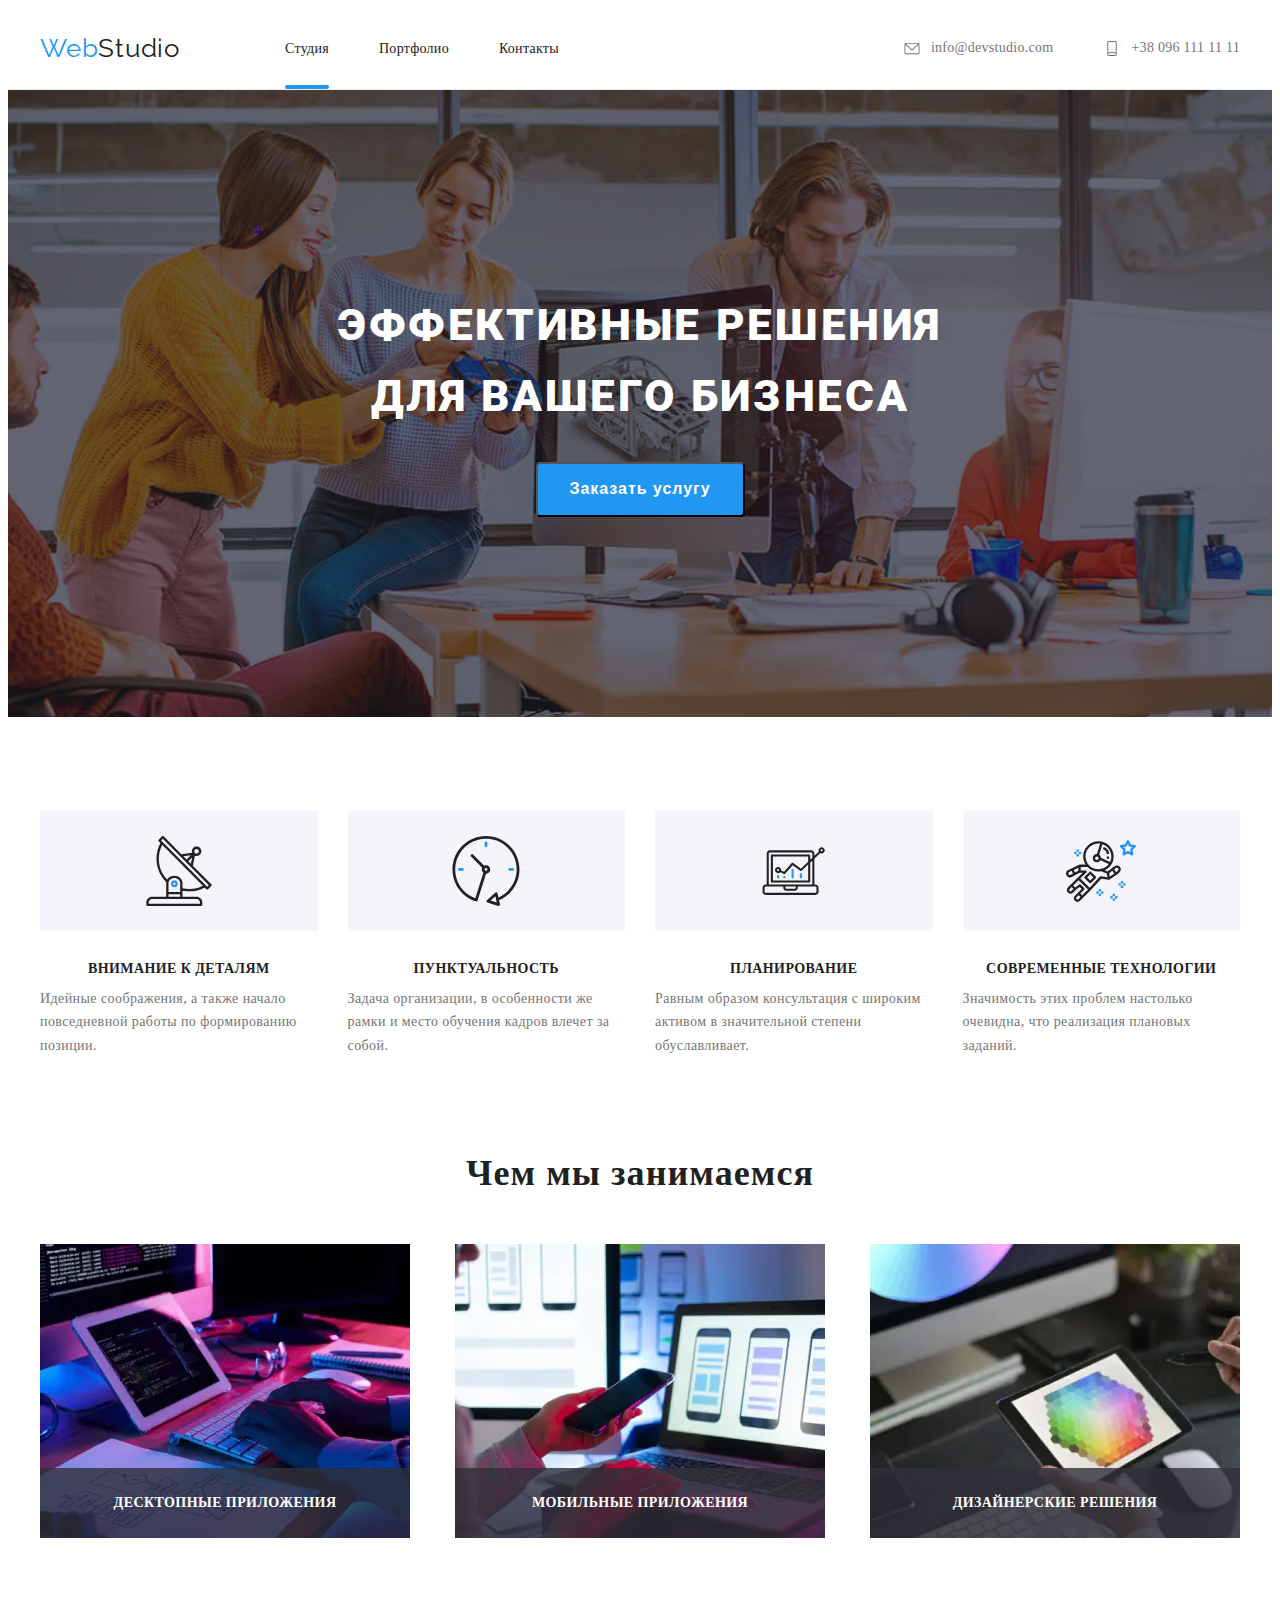
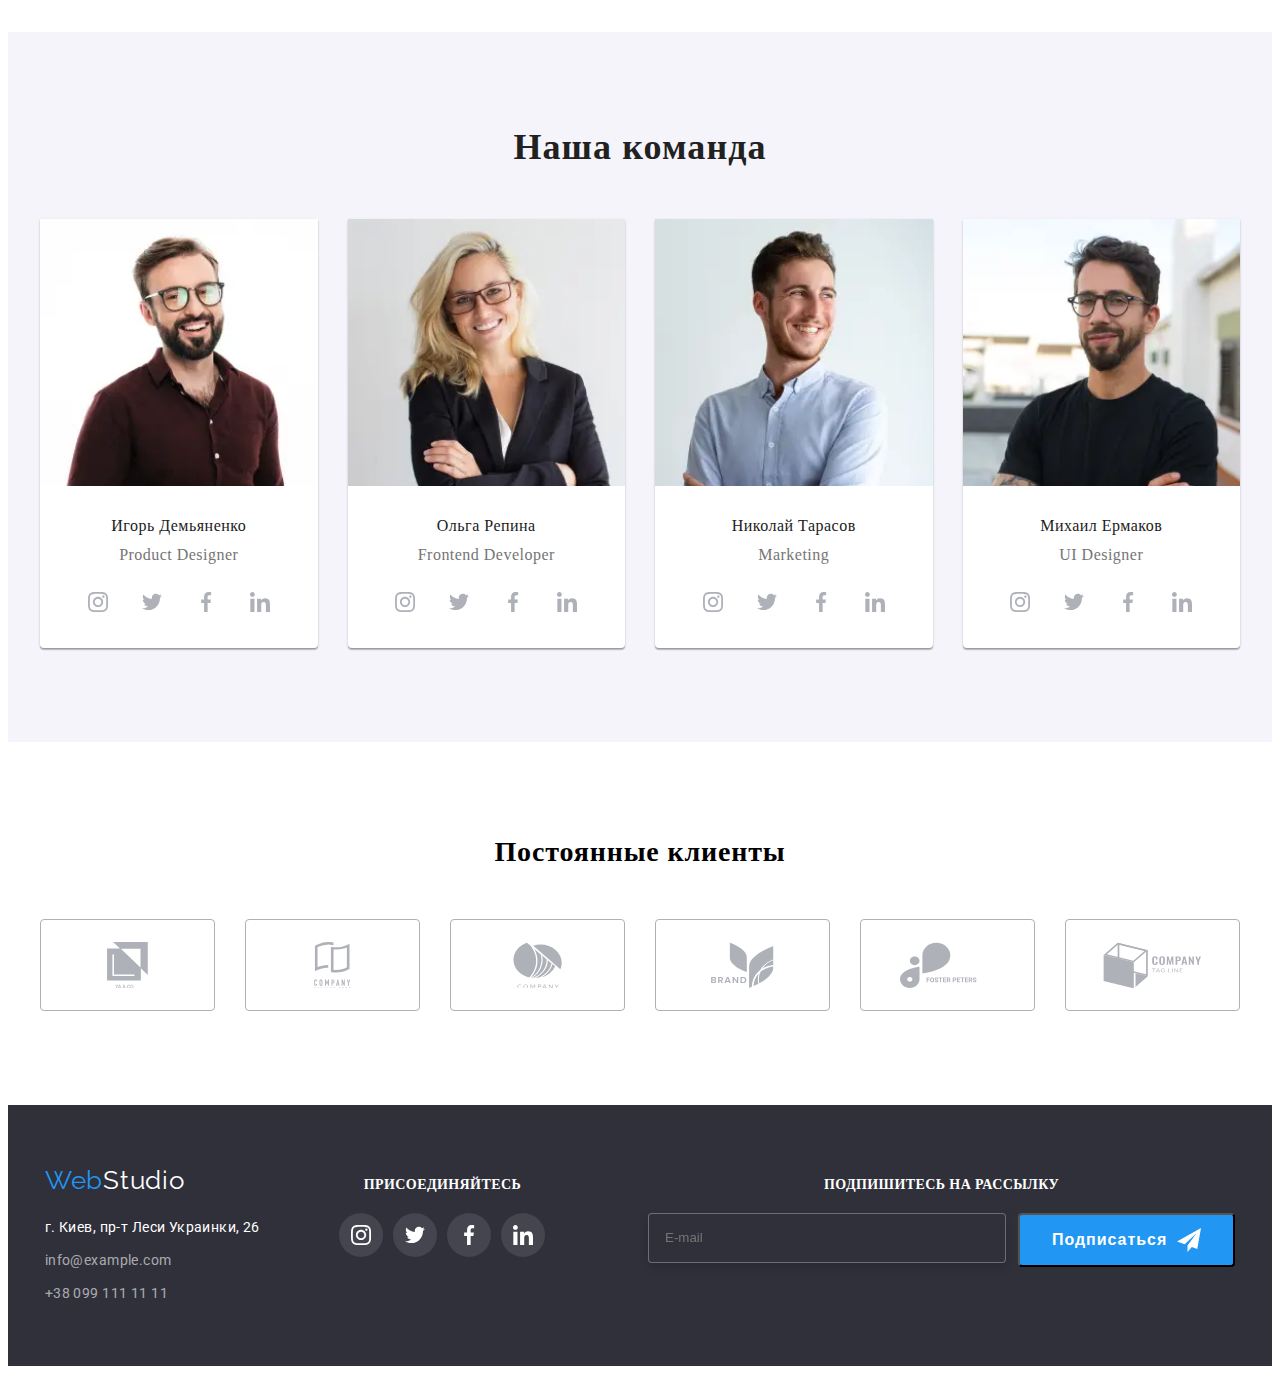
<file: index.html>
<!DOCTYPE html>
<!--Главная 3-->
<html lang="ru">
  <head>
    <meta charset="UTF-8" />
    <meta http-equiv="X-UA-Compatible" content="IE=edge" />
    <meta name="viewport" content="width=device-width, initial-scale=1.0" />
    <title>Document</title>
    <link rel="preconnect" href="https://fonts.googleapis.com" />
    <link rel="preconnect" href="https://fonts.gstatic.com" crossorigin />
    <link
      href="https://fonts.googleapis.com/css2?family=Raleway:wght@700&family=Roboto:wght@400;500;700;900&display=swap"
      rel="stylesheet"
    />
    <link
      rel="stylesheet"
      href="https://cdnjs.cloudflare.com/ajax/libs/modern-normalize/1.1.0/modern-normalize.min.css"
      integrity="sha512-wpPYUAdjBVSE4KJnH1VR1HeZfpl1ub8YT/NKx4PuQ5NmX2tKuGu6U/JRp5y+Y8XG2tV+wKQpNHVUX03MfMFn9Q=="
      crossorigin="anonymous"
      referrerpolicy="no-referrer"
    />
    <!-- <link rel="stylesheet" href="./css/style.css" /> -->
    <link rel="stylesheet" href="./css/main.min.css" />
  </head>
  <body>
    <!-- header -->
    <header class="header section">
      <div class="container header-container">
        <a href="./index.html" lang="en" class="logo link"
          >Web<span class="logo-black">Studio</span></a
        >

        <button class="header-menu-open" data-menu-open>
          <svg class="header__burger-menu">
            <use href="./images/sprite.svg#icon-burger-menu"></use>
          </svg>
        </button>

        <nav class="header-nav">
          <ul class="header-nav__list list">
            <li class="header-nav__item">
              <a class="header-nav__link link marker-index" href="./index.html"
                >Студия</a
              >
            </li>
            <li class="header-nav__item">
              <a class="header-nav__link link" href="./portfolio.html"
                >Портфолио</a
              >
            </li>

            <li class="header-nav__item">
              <a class="header-nav__link link" href="">Контакты</a>
            </li>
          </ul>
        </nav>
        <ul class="header-contacts list">
          <li class="header-contacts__list">
            <a
              class="header-contacts__mail link"
              href="mailto:info@devstudio.com"
            >
              <svg class="header-contacts__icon">
                <use href="./images/sprite.svg#icon-mailto"></use>
              </svg>
              <div class="header-contacts__link">info@devstudio.com</div>
            </a>
          </li>

          <li class="header-contacts__list">
            <a class="header-contacts__phone link" href="tel:+380961111111">
              <svg class="header-contacts__icon">
                <use href="./images/sprite.svg#icon-phone"></use>
              </svg>
              <div class="header-contacts__link">+38 096 111 11 11</div>
            </a>
          </li>
        </ul>
      </div>
      <div class="mob-menu is-hidden" data-menu>
        <button class="header-menu__close" data-menu-close>
          <svg class="header-close-icon">
            <use href="./images/sprite.svg#icon-close"></use>
          </svg>
        </button>
        <ul class="mob-menu-list list">
          <li class="header-menu__item">
            <a class="header-menu__link link" href="./index.html">Студия</a>
          </li>
          <li class="header-menu__item">
            <a class="header-menu__link link" href="./portfolio.html"
              >Портфолио</a
            >
          </li>

          <li class="header-menu__item">
            <a class="header-menu__link link" href="">Контакты</a>
          </li>
        </ul>
        <ul class="header-menu__cont list">
          <li class="header-menu-contacts__list header-menu-phone">
            <a class="header-menu-contacts__phone link" href="tel:+380961111111">
              <div class="header-menu-contacts__link">+38 096 111 11 11</div>
            </a>
          </li>
          <li class="header-menu-contacts__list header-menu-mail">
            <a
              class="header-menu-contacts__mail link"
              href="mailto:info@devstudio.com"
            >
              <div class="header-menu-contacts__link">info@devstudio.com</div>
            </a>
          </li>
        </ul>
        <ul class="menu-social list">
          <li class="menu-social__item">
            <a class="link menu-social" lang="en" href="">Instagram</a>
          </li>
          <li class="menu-social__item">
            <a class="link menu-social" lang="en" href="">Twitter</a>
          </li>
          <li class="menu-social__item">
            <a class="link menu-social" lang="en" href="">Facebook</a>
          </li>
          <li class="menu-social__item">
            <a class="link menu-social" lang="en" href="">LinkedIn</a>
          </li>

        </ul>

      </div>
    </header>
    <main>
      <!--section gero-->
        <section class="hero">
          <h1 class="hero__title">
            Эффективные решения <br />
            для вашего бизнеса
          </h1>
          <button class="button-blue" data-modal-open>Заказать услугу</button>
        </section>
      <!-- advantage-->
      <section class="advantage section">
        <div class="container">
          <h2 class="advantage__title visually-hidden">Наши преимущества</h2>
          <ul class="advantage__list list">
            <li class="advantage__item">
              <div class="advantage-picture__zone">
                <svg class="advantage-picture">
                  <use href="./images/sprite.svg#icon-antenna"></use>
                </svg>
              </div>
              <div class="advantage__story">
                <h3 class="advantage__topic">Внимание к деталям</h3>
                <p class="advantage__paragrph">
                  Идейные соображения, а также начало повседневной работы по
                  формированию позиции.
                </p>
              </div>
            </li>
            <li class="advantage__item">
              <div class="advantage-picture__zone">
                <svg class="advantage-picture">
                  <use href="./images/sprite.svg#icon-clock"></use>
                </svg>
              </div>
              <div class="advantage__story">
                <h3 class="advantage__topic">Пунктуальность</h3>
                <p class="advantage__paragrph">
                  Задача организации, в особенности же рамки и место обучения
                  кадров влечет за собой.
                </p>
              </div>
            </li>
            <li class="advantage__item">
              <div class="advantage-picture__zone">
                <svg class="advantage-picture">
                  <use href="./images/sprite.svg#icon-diagram"></use>
                </svg>
              </div>
              <div class="advantage__story">
                <h3 class="advantage__topic">Планирование</h3>
                <p class="advantage__paragrph">
                  Равным образом консультация с широким активом в значительной
                  степени обуславливает.
                </p>
              </div>
            </li>
            <li class="advantage__item">
              <div class="advantage-picture__zone">
                <svg class="advantage-picture">
                  <use href="./images/sprite.svg#icon-astronaut"></use>
                </svg>
              </div>
              <div class="advantage__story">
                <h3 class="advantage__topic">Современные технологии</h3>
                <p class="advantage__paragrph">
                  Значимость этих проблем настолько очевидна, что реализация
                  плановых заданий.
                </p>
              </div>
            </li>
          </ul>
        </div>
      </section>
      <!--do-->
      <section class="do section">
        <div class="container">
          <h2 class="do__title">Чем мы занимаемся</h2>
          <ul class="do__list list">
            <li class="do__item">
              <picture>
                <source
                  media="(min-width: 1200px)"
                  srcset="
                    ./images/we-doing/occ-1-desktop.webp    1x,
                    ./images/we-doing/occ-1-desktop@2x.webp 2x
                  "
                  type="image/webp"
                />
                <source
                  media="(min-width: 1200px)"
                  srcset="
                    ./images/we-doing/occ-1-desktop.jpg    1x,
                    ./images/we-doing/occ-1-desktop@2x.jpg 2x
                  "
                />
                <img
                  src="#"
                  alt="набор кода на клавиатуре"
                  class="team-list__img"
                  loading="lazy"
                />
              </picture>

              <div class="do__offer">Десктопные приложения</div>
            </li>
            <li class="do__item">
              
              <picture>
                <source
                  media="(min-width: 1200px)"
                  srcset="
                    ./images/we-doing/occ-2-desktop.webp    1x,
                    ./images/we-doing/occ-2-desktop@2x.webp 2x
                  "
                  type="image/webp"
                />
                <source
                  media="(min-width: 1200px)"
                  srcset="
                    ./images/we-doing/occ-2-desktop.jpg    1x,
                    ./images/we-doing/occ-2-desktop@2x.jpg 2x
                  "
                />
                <img
                  src="#"
                  alt="Подбор шаблона для смартфона"
                  class="team-list__img"
                  loading="lazy"
                />
              </picture>
              <div class="do__offer">Мобильные приложения</div>
            </li>
            <li class="do__item">
              <picture>
                <source
                  media="(min-width: 1200px)"
                  srcset="
                    ./images/we-doing/occ-3-desktop.webp    1x,
                    ./images/we-doing/occ-3-desktop@2x.webp 2x
                  "
                  type="image/webp"
                />
                <source
                  media="(min-width: 1200px)"
                  srcset="
                    ./images/we-doing/occ-3-desktop.jpg    1x,
                    ./images/we-doing/occ-3-desktop@2x.jpg 2x
                  "
                />
                <img
                  src="#"
                  alt="Выбор цвета"
                  class="team-list__img"
                  loading="lazy"
                />
              </picture>

              <div class="do__offer">Дизайнерские решения</div>
            </li>
          </ul>
        </div>
      </section>
      <!--team-->
      <section class="team section">
        <div class="container">
          <h2 class="team__title">Наша команда</h2>
          <ul class="team-list list">
            <li class="team-list__item">
              <picture>
                <source
                  media="(min-width: 1200px)"
                  srcset="
                    ./images/pers/team-1-desktop.webp    1x,
                    ./images/pers/team-1-desktop@2x.webp 2x
                  "
                  type="image/webp"
                />
                <source
                  media="(min-width: 1200px)"
                  srcset="
                    ./images/pers/team-1-desktop.jpg    1x,
                    ./images/pers/team-1-desktop@2x.jpg 2x
                  "
                />

                <source
                  media="(min-width: 768px)"
                  srcset="
                    ./images/pers/team-1-tablet.webp    1x,
                    ./images/pers/team-1-tablet@2x.webp 2x
                  "
                  type="image/webp"
                />
                <source
                  media="(min-width: 768px)"
                  srcset="
                    ./images/pers/team-1-tablet.jpg    1x,
                    ./images/pers/team-1-tablet@2x.jpg 2x
                  "
                />

                <source
                  media="(max-width: 767px)"
                  srcset="
                    ./images/pers/team-1.webp    1x,
                    ./images/pers/team-1@2x.webp 2x
                  "
                  type="image/webp"
                />
                <source
                  media="(max-width: 767px)"
                  srcset="
                    ./images/pers/team-1.jpg    1x,
                    ./images/pers/team-1@2x.jpg 2x
                  "
                />

                <img
                  src="#"
                  alt="Работник компании"
                  class="team-list__img"
                  loading="lazy"
                />
              </picture>

              <div class="team-list__pers">
                <h3 class="team-list__name">Игорь Демьяненко</h3>
                <p lang="en" class="team-list__position">Product Designer</p>
                <ul class="cocial-icons list">
                  <li class="cocial-icons__zone">
                    <a href="" class="cocial-icons__link link">
                      <svg class="team-icon__pic">
                        <use href="./images/sprite.svg#icon-instagram"></use>
                      </svg>
                    </a>
                  </li>
                  <li class="cocial-icons__zone">
                    <a href="" class="cocial-icons__link link">
                      <svg class="team-icon__pic">
                        <use href="./images/sprite.svg#icon-twitter"></use>
                      </svg>
                    </a>
                  </li>
                  <li class="cocial-icons__zone">
                    <a href="" class="cocial-icons__link link">
                      <svg class="team-icon__pic">
                        <use href="./images/sprite.svg#icon-facebook"></use>
                      </svg>
                    </a>
                  </li>
                  <li class="cocial-icons__zone">
                    <a href="" class="cocial-icons__link link">
                      <svg class="team-icon__pic">
                        <use href="./images/sprite.svg#icon-linkedin"></use>
                      </svg>
                    </a>
                  </li>
                </ul>
              </div>
            </li>
            <li class="team-list__item">
              <picture>
                <source
                  media="(min-width: 1200px)"
                  srcset="
                    ./images/pers/team-2-desktop.webp    1x,
                    ./images/pers/team-2-desktop@2x.webp 2x
                  "
                  type="image/webp"
                />
                <source
                  media="(min-width: 1200px)"
                  srcset="
                    ./images/pers/team-2-desktop.jpg    1x,
                    ./images/pers/team-2-desktop@2x.jpg 2x
                  "
                />

                <source
                  media="(min-width: 768px)"
                  srcset="
                    ./images/pers/team-2-tablet.webp    1x,
                    ./images/pers/team-2-tablet@2x.webp 2x
                  "
                  type="image/webp"
                />
                <source
                  media="(min-width: 768px)"
                  srcset="
                    ./images/pers/team-2-tablet.jpg    1x,
                    ./images/pers/team-2-tablet@2x.jpg 2x
                  "
                />

                <source
                  media="(max-width: 767px)"
                  srcset="
                    ./images/pers/team-2.webp    1x,
                    ./images/pers/team-2@2x.webp 2x
                  "
                  type="image/webp"
                />
                <source
                  media="(max-width: 767px)"
                  srcset="
                    ./images/pers/team-2.jpg    1x,
                    ./images/pers/team-2@2x.jpg 2x
                  "
                />

                <img
                  src="#"
                  alt="Работник компании"
                  class="team-list__img"
                  loading="lazy"
                />
              </picture>

              <div class="team-list__pers">
                <h3 class="team-list__name">Ольга Репина</h3>
                <p lang="en" class="team-list__position">Frontend Developer</p>
                <ul class="cocial-icons list">
                  <li class="cocial-icons__zone">
                    <a href="" class="cocial-icons__link link">
                      <svg class="team-icon__pic">
                        <use href="./images/sprite.svg#icon-instagram"></use>
                      </svg>
                    </a>
                  </li>
                  <li class="cocial-icons__zone">
                    <a href="" class="cocial-icons__link link">
                      <svg class="team-icon__pic">
                        <use href="./images/sprite.svg#icon-twitter"></use>
                      </svg>
                    </a>
                  </li>
                  <li class="cocial-icons__zone">
                    <a href="" class="cocial-icons__link link">
                      <svg class="team-icon__pic">
                        <use href="./images/sprite.svg#icon-facebook"></use>
                      </svg>
                    </a>
                  </li>
                  <li class="cocial-icons__zone">
                    <a href="" class="cocial-icons__link link">
                      <svg class="team-icon__pic">
                        <use href="./images/sprite.svg#icon-linkedin"></use>
                      </svg>
                    </a>
                  </li>
                </ul>
              </div>
            </li>
            <li class="team-list__item">
              <picture>
                <source
                  media="(min-width: 1200px)"
                  srcset="
                    ./images/pers/team-3-desktop.webp    1x,
                    ./images/pers/team-3-desktop@2x.webp 2x
                  "
                  type="image/webp"
                />
                <source
                  media="(min-width: 1200px)"
                  srcset="
                    ./images/pers/team-3-desktop.jpg    1x,
                    ./images/pers/team-3-desktop@2x.jpg 2x
                  "
                />

                <source
                  media="(min-width: 768px)"
                  srcset="
                    ./images/pers/team-3-tablet.webp    1x,
                    ./images/pers/team-3-tablet@2x.webp 2x
                  "
                  type="image/webp"
                />
                <source
                  media="(min-width: 768px)"
                  srcset="
                    ./images/pers/team-3-tablet.jpg    1x,
                    ./images/pers/team-3-tablet@2x.jpg 2x
                  "
                />

                <source
                  media="(max-width: 767px)"
                  srcset="
                    ./images/pers/team-3.webp    1x,
                    ./images/pers/team-3@2x.webp 2x
                  "
                  type="image/webp"
                />
                <source
                  media="(max-width: 767px)"
                  srcset="
                    ./images/pers/team-3.jpg    1x,
                    ./images/pers/team-3@2x.jpg 2x
                  "
                />

                <img
                  src="#"
                  alt="Работник компании"
                  class="team-list__img"
                  loading="lazy"
                />
              </picture>

              <div class="team-list__pers">
                <h3 class="team-list__name">Николай Тарасов</h3>
                <p lang="en" class="team-list__position">Marketing</p>
                <ul class="cocial-icons list">
                  <li class="cocial-icons__zone">
                    <a href="" class="cocial-icons__link link">
                      <svg class="team-icon__pic">
                        <use href="./images/sprite.svg#icon-instagram"></use>
                      </svg>
                    </a>
                  </li>
                  <li class="cocial-icons__zone">
                    <a href="" class="cocial-icons__link link">
                      <svg class="team-icon__pic">
                        <use href="./images/sprite.svg#icon-twitter"></use>
                      </svg>
                    </a>
                  </li>
                  <li class="cocial-icons__zone">
                    <a href="" class="cocial-icons__link link">
                      <svg class="team-icon__pic">
                        <use href="./images/sprite.svg#icon-facebook"></use>
                      </svg>
                    </a>
                  </li>
                  <li class="cocial-icons__zone">
                    <a href="" class="cocial-icons__link link">
                      <svg class="team-icon__pic">
                        <use href="./images/sprite.svg#icon-linkedin"></use>
                      </svg>
                    </a>
                  </li>
                </ul>
              </div>
            </li>
            <li class="team-list__item">
              <picture>
                <source
                  media="(min-width: 1200px)"
                  srcset="
                    ./images/pers/team-4-desktop.webp    1x,
                    ./images/pers/team-4-desktop@2x.webp 2x
                  "
                  type="image/webp"
                />
                <source
                  media="(min-width: 1200px)"
                  srcset="
                    ./images/pers/team-4-desktop.jpg    1x,
                    ./images/pers/team-4-desktop@2x.jpg 2x
                  "
                />

                <source
                  media="(min-width: 768px)"
                  srcset="
                    ./images/pers/team-4-tablet.webp    1x,
                    ./images/pers/team-4-tablet@2x.webp 2x
                  "
                  type="image/webp"
                />
                <source
                  media="(min-width: 768px)"
                  srcset="
                    ./images/pers/team-4-tablet.jpg    1x,
                    ./images/pers/team-4-tablet@2x.jpg 2x
                  "
                />

                <source
                  media="(max-width: 767px)"
                  srcset="
                    ./images/pers/team-4.webp    1x,
                    ./images/pers/team-4@2x.webp 2x
                  "
                  type="image/webp"
                />
                <source
                  media="(max-width: 767px)"
                  srcset="
                    ./images/pers/team-4.jpg    1x,
                    ./images/pers/team-4@2x.jpg 2x
                  "
                />

                <img
                  src="#"
                  alt="Работник компании"
                  class="team-list__img"
                  loading="lazy"
                />
              </picture>

              <div class="team-list__pers">
                <h3 class="team-list__name">Михаил Ермаков</h3>
                <p lang="en" class="team-list__position">UI Designer</p>
                <ul class="cocial-icons list">
                  <li class="cocial-icons__zone">
                    <a href="" class="cocial-icons__link link">
                      <svg class="team-icon__pic">
                        <use href="./images/sprite.svg#icon-instagram"></use>
                      </svg>
                    </a>
                  </li>
                  <li class="cocial-icons__zone">
                    <a href="" class="cocial-icons__link link">
                      <svg class="team-icon__pic">
                        <use href="./images/sprite.svg#icon-twitter"></use>
                      </svg>
                    </a>
                  </li>
                  <li class="cocial-icons__zone">
                    <a href="" class="cocial-icons__link link">
                      <svg class="team-icon__pic">
                        <use href="./images/sprite.svg#icon-facebook"></use>
                      </svg>
                    </a>
                  </li>
                  <li class="cocial-icons__zone">
                    <a href="" class="cocial-icons__link link">
                      <svg class="team-icon__pic">
                        <use href="./images/sprite.svg#icon-linkedin"></use>
                      </svg>
                    </a>
                  </li>
                </ul>
              </div>
            </li>
          </ul>
        </div>
      </section>
      <!-- klient -->
      <section class="klient section">
        <div class="container">
          <h2 class="klient-title">Постоянные клиенты</h2>
          <ul class="klient-list list">
            <li class="klient-item">
              <a href="" class="klient-link link">
                <svg class="klient-logo">
                  <use href="./images/sprite.svg#icon-ya-co"></use>
                </svg>
              </a>
            </li>
            <li class="klient-item">
              <a href="" class="klient-link link">
                <svg class="klient-logo">
                  <use
                    href="./images/sprite.svg#icon-company-tagline-here"
                  ></use>
                </svg>
              </a>
            </li>
            <li class="klient-item">
              <a href="" class="klient-link link">
                <svg class="klient-logo">
                  <use href="./images/sprite.svg#icon-company"></use>
                </svg>
              </a>
            </li>
            <li class="klient-item">
              <a href="" class="klient-link link">
                <svg class="klient-logo">
                  <use href="./images/sprite.svg#icon-brand"></use>
                </svg>
              </a>
            </li>
            <li class="klient-item">
              <a href="" class="klient-link link">
                <svg class="klient-logo">
                  <use href="./images/sprite.svg#icon-foster-peters"></use>
                </svg>
              </a>
            </li>
            <li class="klient-item">
              <a href="" class="klient-link link">
                <svg class="klient-logo">
                  <use href="./images/sprite.svg#icon-company-tagline"></use>
                </svg>
              </a>
            </li>
          </ul>
        </div>
      </section>
    </main>
    <!--footer-->
    <footer class="footer">
      <div class="container footer-section">
        <div class="footer-card">
          <a href="./index.html" lang="en" class="logo link footer-logo"
            >Web<span class="logo-white">Studio</span></a
          >
          <address class="footer-data">
            <ul class="footer-data__list list">
              <li class="footer-data__item">
                <a
                  href="https://goo.gl/maps/pQ1iqYw23tvZCVZEA"
                  class="link footer-data__address"
                  >г. Киев, пр-т Леси Украинки, 26</a
                >
              </li>
              <li class="footer-data__item">
                <a href="mailto:info@example.com" class="footer-data__mail link"
                  >info@example.com</a
                >
              </li>
              <li class="footer-data__item">
                <a href="tel:+380991111111" class="footer-data__phone link"
                  >+38 099 111 11 11</a
                >
              </li>
            </ul>
          </address>
        </div>
        <div class="footer-social">
          <p class="social-title">Присоединяйтесь</p>
          <ul class="cocial-icons list">
            <li class="cocial-icons__zone">
              <a href="" class="cocial-icons__link link">
                <svg class="team-icon__pic">
                  <use href="./images/sprite.svg#icon-instagram"></use>
                </svg>
              </a>
            </li>
            <li class="cocial-icons__zone">
              <a href="" class="cocial-icons__link link">
                <svg class="team-icon__pic">
                  <use href="./images/sprite.svg#icon-twitter"></use>
                </svg>
              </a>
            </li>
            <li class="cocial-icons__zone">
              <a href="" class="cocial-icons__link link">
                <svg class="team-icon__pic">
                  <use href="./images/sprite.svg#icon-facebook"></use>
                </svg>
              </a>
            </li>
            <li class="cocial-icons__zone">
              <a href="" class="cocial-icons__link link">
                <svg class="team-icon__pic">
                  <use href="./images/sprite.svg#icon-linkedin"></use>
                </svg>
              </a>
            </li>
          </ul>
        </div>
        <form class="footer-send" action="#">
          <p class="footer-send__title">подпишитесь на рассылку</p>
          <div class="footer-send__fild">
            <input
              class="footer-send__mail"
              type="email"
              placeholder="E-mail"
              name="footer-user-mail"
            />
            <button class="button-blue footer-send__button">
              <span class="footer-send__name">Подписаться</span>
              <svg class="footer-send__telegram">
                <use href="./images/sprite.svg#icon-telegram"></use>
              </svg>
            </button>
          </div>
        </form>
      </div>
    </footer>
    <!-- modalka -->
    <div class="backdrop is-hidden" data-modal>
      <div class="modal">
        <button class="modal-close" data-modal-close>
          <svg class="modal-close__img">
            <use href="./images/sprite.svg#icon-close"></use>
          </svg>
        </button>
        <form action="#" class="modal-form">
          <p class="modal-form__head">
            Оставьте свои данные, мы вам перезвоним
          </p>
          <label class="modal-form__field"
            >Имя
            <span class="modal-form__wrapper">
              <input
                type="text"
                class="modal-form__input"
                name="user-name"
                minlength="2"
                pattern="[a-zA-Zа-яёА-ЯЁ]+"
                title="Только буквы кирилици и латиници"
              />
              <svg class="modal-form__icon">
                <use href="./images/sprite.svg#icon-user"></use>
              </svg>
            </span>
          </label>
          <label class="modal-form__field"
            >Телефон
            <span class="modal-form__wrapper">
              <input
                type="tel"
                class="modal-form__input"
                name="user-phone"
                pattern="[0-9]{10}"
                title="0671112233"
              />
              <svg class="modal-form__icon">
                <use href="./images/sprite.svg#icon-handset"></use>
              </svg>
            </span>
          </label>
          <label class="modal-form__field"
            >Почта
            <span class="modal-form__wrapper">
              <input type="email" class="modal-form__input" name="user-mail" />
              <svg class="modal-form__icon">
                <use href="./images/sprite.svg#icon-mail-black"></use>
              </svg>
            </span>
          </label>
          <label class="modal-form__field"
            >Комментарий
            <textarea
              class="modal-form__message"
              name="user-message"
              placeholder="Введите текст"
            ></textarea>
          </label>
          <div class="modal-form__fild">
            <input
              name="contract"
              class="modal-form__checkbox visually-hidden"
              type="checkbox"
              id="accept-policy"
              required
            />
            <span class="modal-form__border">
              <svg for="accept-policy" class="modal-form__icon-check">
                <use href="./images/sprite.svg#icon-check-blue"></use>
              </svg>
            </span>
            <label for="accept-policy" class="modal-form__checkbox-label">
              Соглашаюсь с рассылкой и принимаю <a href="#">Условия договора</a>
            </label>
          </div>
          <button class="button-blue contact-form__button" type="submit">
            Отправить
          </button>
        </form>
      </div>
    </div>
    <script src="./js/modal.js"></script>
    <script src="./js/menu.js"></script>
  </body>
</html>
</file>
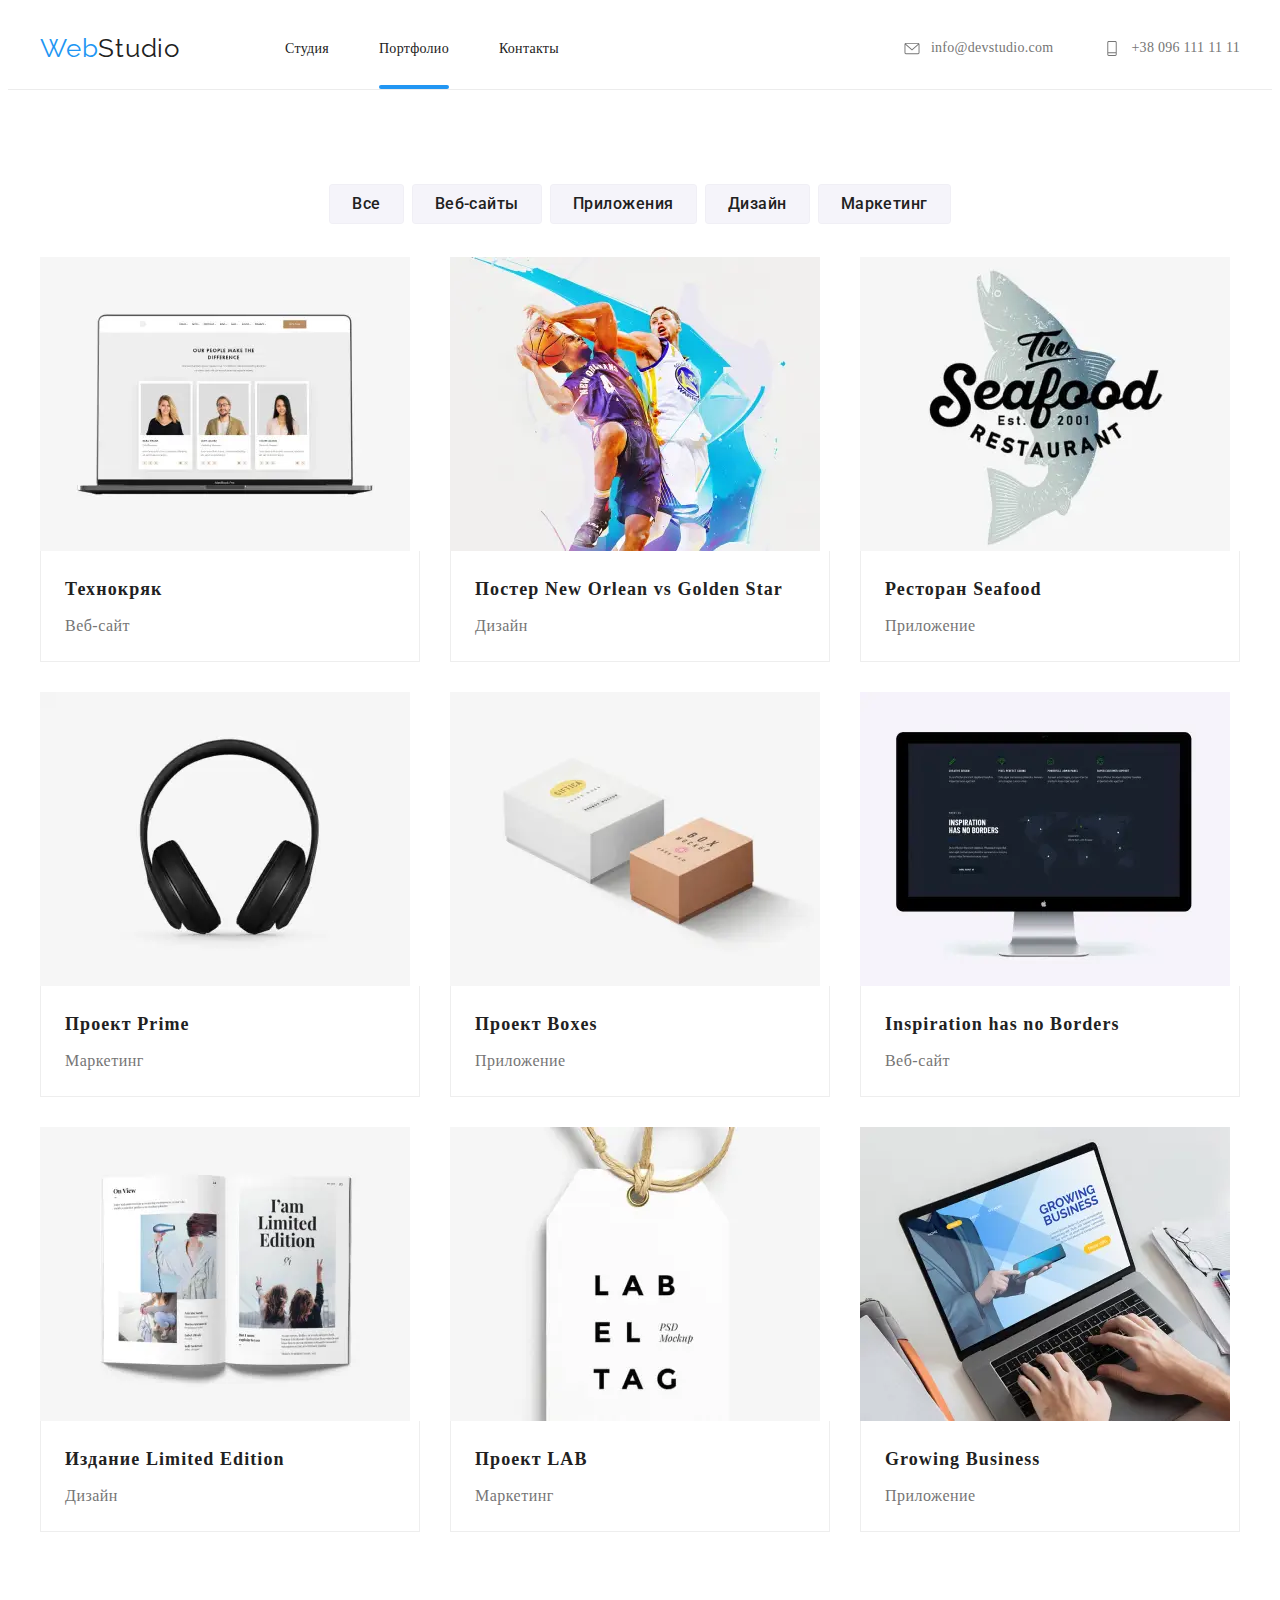
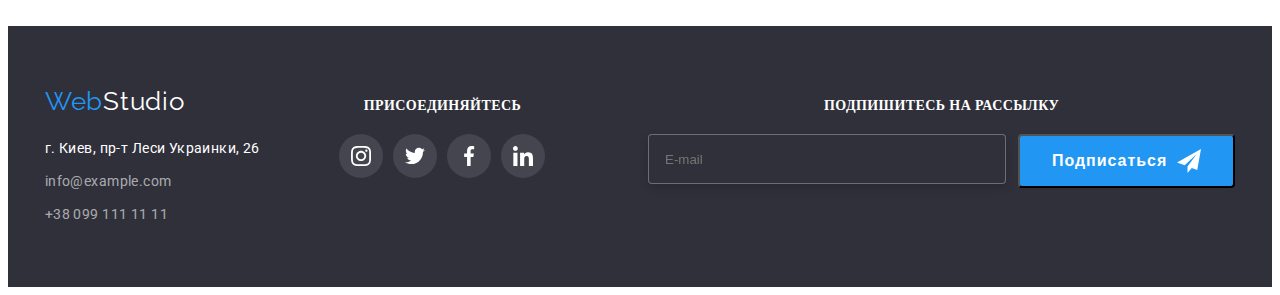
<file: portfolio.html>
<!DOCTYPE html>
<!--Главная 3-->
<html lang="ru">
  <head>
    <meta charset="UTF-8" />
    <meta http-equiv="X-UA-Compatible" content="IE=edge" />
    <meta name="viewport" content="width=device-width, initial-scale=1.0" />
    <title>Document</title>
    <link rel="preconnect" href="https://fonts.googleapis.com" />
    <link rel="preconnect" href="https://fonts.gstatic.com" crossorigin />
    <link
      href="https://fonts.googleapis.com/css2?family=Raleway:wght@700&family=Roboto:wght@400;500;700;900&display=swap"
      rel="stylesheet"
    />
    <link
      rel="stylesheet"
      href="https://cdnjs.cloudflare.com/ajax/libs/modern-normalize/1.1.0/modern-normalize.min.css"
      integrity="sha512-wpPYUAdjBVSE4KJnH1VR1HeZfpl1ub8YT/NKx4PuQ5NmX2tKuGu6U/JRp5y+Y8XG2tV+wKQpNHVUX03MfMFn9Q=="
      crossorigin="anonymous"
      referrerpolicy="no-referrer"
    />
    <link rel="stylesheet" href="./css/main.min.css" />
  </head>
  <body>
    <!--header-->
    <header class="header section">
      <div class="container header-container">
        <a href="./index.html" lang="en" class="logo link"
          >Web<span class="logo-black">Studio</span></a
        >

        <button class="header-menu-open" data-menu-open>
          <svg class="header__burger-menu">
            <use href="./images/sprite.svg#icon-burger-menu"></use>
          </svg>
        </button>

        <nav class="header-nav">
          <ul class="header-nav__list list">
            <li class="header-nav__item">
              <a class="header-nav__link link" href="./index.html"
                >Студия</a
              >
            </li>
            <li class="header-nav__item">
              <a class="header-nav__link link marker-index" href="./portfolio.html"
                >Портфолио</a
              >
            </li>

            <li class="header-nav__item">
              <a class="header-nav__link link" href="">Контакты</a>
            </li>
          </ul>
        </nav>
        <ul class="header-contacts list">
          <li class="header-contacts__list">
            <a
              class="header-contacts__mail link"
              href="mailto:info@devstudio.com"
            >
              <svg class="header-contacts__icon">
                <use href="./images/sprite.svg#icon-mailto"></use>
              </svg>
              <div class="header-contacts__link">info@devstudio.com</div>
            </a>
          </li>

          <li class="header-contacts__list">
            <a class="header-contacts__phone link" href="tel:+380961111111">
              <svg class="header-contacts__icon">
                <use href="./images/sprite.svg#icon-phone"></use>
              </svg>
              <div class="header-contacts__link">+38 096 111 11 11</div>
            </a>
          </li>
        </ul>
      </div>
      <div class="mob-menu is-hidden" data-menu>
        <button class="header-menu__close" data-menu-close>
          <svg class="header-close-icon">
            <use href="./images/sprite.svg#icon-close"></use>
          </svg>
        </button>
        <ul class="mob-menu-list list">
          <li class="header-menu__item">
            <a class="header-menu__link link" href="./index.html">Студия</a>
          </li>
          <li class="header-menu__item">
            <a class="header-menu__link link" href="./portfolio.html"
              >Портфолио</a
            >
          </li>

          <li class="header-menu__item">
            <a class="header-menu__link link" href="">Контакты</a>
          </li>
        </ul>
        <ul class="header-menu__cont list">
          <li class="header-menu-contacts__list header-menu-phone">
            <a class="header-menu-contacts__phone link" href="tel:+380961111111">
              <div class="header-menu-contacts__link">+38 096 111 11 11</div>
            </a>
          </li>
          <li class="header-menu-contacts__list header-menu-mail">
            <a
              class="header-menu-contacts__mail link"
              href="mailto:info@devstudio.com"
            >
              <div class="header-menu-contacts__link">info@devstudio.com</div>
            </a>
          </li>
        </ul>
        <ul class="menu-social list">
          <li class="menu-social__item">
            <a class="link menu-social" lang="en" href="">Instagram</a>
          </li>
          <li class="menu-social__item">
            <a class="link menu-social" lang="en" href="">Twitter</a>
          </li>
          <li class="menu-social__item">
            <a class="link menu-social" lang="en" href="">Facebook</a>
          </li>
          <li class="menu-social__item">
            <a class="link menu-social" lang="en" href="">LinkedIn</a>
          </li>

        </ul>

      </div>
    </header>
    <main>
      <!-------  WORK -------->
      <section class="works section">
        <div class="container works-section">
          <h1 class="works-title visually-hidden">Наши работы</h1>
          <ul class="works-filters list">
            <li class="works-filter">
              <button type="button" class="work-button">Все</button>
            </li>
            <li class="works-filter">
              <button type="button" class="work-button">Веб-сайты</button>
            </li>
            <li class="works-filter">
              <button type="button" class="work-button">Приложения</button>
            </li>
            <li class="works-filter">
              <button type="button" class="work-button">Дизайн</button>
            </li>
            <li class="works-filter">
              <button type="button" class="work-button">Маркетинг</button>
            </li>
          </ul>
          <ul class="works-list list">
            <li class="works-item">
              <a class="work-link link" href="">
                <div class="work-img">
                  <picture>
                    <source
                      media="(min-width: 1200px)"
                      srcset="
                        ./images/our-work/works-1-desktop.webp    1x,
                        ./images/our-work/works-1-desktop@2x.webp 2x
                      "
                      type="image/webp"
                    />
                    <source
                      media="(min-width: 1200px)"
                      srcset="
                        ./images/our-work/works-1-desktop.jpg    1x,
                        ./images/our-work/works-1-desktop@2x.jpg 2x
                      "
                    />

                    <source
                      media="(min-width: 768px)"
                      srcset="
                        ./images/our-work/works-1-tablet.webp    1x,
                        ./images/our-work/works-1-tablet@2x.webp 2x
                      "
                      type="image/webp"
                    />
                    <source
                      media="(min-width: 768px)"
                      srcset="
                        ./images/our-work/works-1-tablet.jpg    1x,
                        ./images/our-work/works-1-tablet@2x.jpg 2x
                      "
                    />

                    <source
                      media="(max-width: 767px)"
                      srcset="
                        ./images/our-work/works-1.webp    1x,
                        ./images/our-work/works-1@2x.webp 2x
                      "
                      type="image/webp"
                    />
                    <source
                      media="(max-width: 767px)"
                      srcset="
                        ./images/our-work/works-1.jpg    1x,
                        ./images/our-work/works-1@2x.jpg 2x
                      "
                    />
                    <img src="#" alt="Три сотрудника" loading="lazy" />
                  </picture>
                </div>
                <div class="work-signature">
                  <h2 class="works-project">Технокряк</h2>
                  <p class="works-discription">Веб-сайт</p>
                </div>
              </a>
            </li>
            <li class="works-item">
              <a class="work-link link" href="">
                <div class="work-img">
                  <picture>
                    <source
                      media="(min-width: 1200px)"
                      srcset="
                        ./images/our-work/works-2-desktop.webp    1x,
                        ./images/our-work/works-2-desktop@2x.webp 2x
                      "
                      type="image/webp"
                    />
                    <source
                      media="(min-width: 1200px)"
                      srcset="
                        ./images/our-work/works-2-desktop.jpg    1x,
                        ./images/our-work/works-2-desktop@2x.jpg 2x
                      "
                    />

                    <source
                      media="(min-width: 768px)"
                      srcset="
                        ./images/our-work/works-2-tablet.webp    1x,
                        ./images/our-work/works-2-tablet@2x.webp 2x
                      "
                      type="image/webp"
                    />
                    <source
                      media="(min-width: 768px)"
                      srcset="
                        ./images/our-work/works-2-tablet.jpg    1x,
                        ./images/our-work/works-2-tablet@2x.jpg 2x
                      "
                    />

                    <source
                      media="(max-width: 767px)"
                      srcset="
                        ./images/our-work/works-2.webp    1x,
                        ./images/our-work/works-2@2x.webp 2x
                      "
                      type="image/webp"
                    />
                    <source
                      media="(max-width: 767px)"
                      srcset="
                        ./images/our-work/works-2.jpg    1x,
                        ./images/our-work/works-2@2x.jpg 2x
                      "
                    />
                    <img src="#" alt="Два баскетболиста" loading="lazy" />
                  </picture>
                </div>
                <div class="work-signature">
                  <h2 class="works-project">
                    Постер
                    <span lang="en">New Orlean vs Golden Star</span>
                  </h2>
                  <p class="works-discription">Дизайн</p>
                </div>
              </a>
            </li>
            <li class="works-item">
              <a class="work-link link" href="">
                <div class="work-img">
                  <picture>
                    <source
                      media="(min-width: 1200px)"
                      srcset="
                        ./images/our-work/works-3-desktop.webp    1x,
                        ./images/our-work/works-3-desktop@2x.webp 2x
                      "
                      type="image/webp"
                    />
                    <source
                      media="(min-width: 1200px)"
                      srcset="
                        ./images/our-work/works-3-desktop.jpg    1x,
                        ./images/our-work/works-3-desktop@2x.jpg 2x
                      "
                    />

                    <source
                      media="(min-width: 768px)"
                      srcset="
                        ./images/our-work/works-3-tablet.webp    1x,
                        ./images/our-work/works-3-tablet@2x.webp 2x
                      "
                      type="image/webp"
                    />
                    <source
                      media="(min-width: 768px)"
                      srcset="
                        ./images/our-work/works-3-tablet.jpg    1x,
                        ./images/our-work/works-3-tablet@2x.jpg 2x
                      "
                    />

                    <source
                      media="(max-width: 767px)"
                      srcset="
                        ./images/our-work/works-3.webp    1x,
                        ./images/our-work/works-3@2x.webp 2x
                      "
                      type="image/webp"
                    />
                    <source
                      media="(max-width: 767px)"
                      srcset="
                        ./images/our-work/works-3.jpg    1x,
                        ./images/our-work/works-3@2x.jpg 2x
                      "
                    />
                    <img
                      src="#"
                      alt="Реклама Морская еда - нарисован лосось"
                      loading="lazy"
                    />
                  </picture>
                </div>
                <div class="work-signature">
                  <h2 class="works-project">
                    Ресторан <span lang="en">Seafood</span>
                  </h2>
                  <p class="works-discription">Приложение</p>
                </div>
              </a>
            </li>
            <li class="works-item">
              <a class="work-link link" href="">
                <div class="work-img">
                  <picture>
                    <source
                      media="(min-width: 1200px)"
                      srcset="
                        ./images/our-work/works-4-desktop.webp    1x,
                        ./images/our-work/works-4-desktop@2x.webp 2x
                      "
                      type="image/webp"
                    />
                    <source
                      media="(min-width: 1200px)"
                      srcset="
                        ./images/our-work/works-4-desktop.jpg    1x,
                        ./images/our-work/works-4-desktop@2x.jpg 2x
                      "
                    />

                    <source
                      media="(min-width: 768px)"
                      srcset="
                        ./images/our-work/works-4-tablet.webp    1x,
                        ./images/our-work/works-4-tablet@2x.webp 2x
                      "
                      type="image/webp"
                    />
                    <source
                      media="(min-width: 768px)"
                      srcset="
                        ./images/our-work/works-4-tablet.jpg    1x,
                        ./images/our-work/works-4-tablet@2x.jpg 2x
                      "
                    />

                    <source
                      media="(max-width: 767px)"
                      srcset="
                        ./images/our-work/works-4.webp    1x,
                        ./images/our-work/works-4@2x.webp 2x
                      "
                      type="image/webp"
                    />
                    <source
                      media="(max-width: 767px)"
                      srcset="
                        ./images/our-work/works-4.jpg    1x,
                        ./images/our-work/works-4@2x.jpg 2x
                      "
                    />
                    <img src="#" alt="Наушники" loading="lazy" />
                  </picture>
                </div>
                <div class="work-signature">
                  <h2 class="works-project">
                    Проект <span lang="en"></span>Prime
                  </h2>
                  <p class="works-discription">Маркетинг</p>
                </div>
              </a>
            </li>
            <li class="works-item">
              <a class="work-link link" href="">
                <div class="work-img">
                  <picture>
                    <source
                      media="(min-width: 1200px)"
                      srcset="
                        ./images/our-work/works-5-desktop.webp    1x,
                        ./images/our-work/works-5-desktop@2x.webp 2x
                      "
                      type="image/webp"
                    />
                    <source
                      media="(min-width: 1200px)"
                      srcset="
                        ./images/our-work/works-5-desktop.jpg    1x,
                        ./images/our-work/works-5-desktop@2x.jpg 2x
                      "
                    />

                    <source
                      media="(min-width: 768px)"
                      srcset="
                        ./images/our-work/works-5-tablet.webp    1x,
                        ./images/our-work/works-5-tablet@2x.webp 2x
                      "
                      type="image/webp"
                    />
                    <source
                      media="(min-width: 768px)"
                      srcset="
                        ./images/our-work/works-5-tablet.jpg    1x,
                        ./images/our-work/works-5-tablet@2x.jpg 2x
                      "
                    />

                    <source
                      media="(max-width: 767px)"
                      srcset="
                        ./images/our-work/works-5.webp    1x,
                        ./images/our-work/works-5@2x.webp 2x
                      "
                      type="image/webp"
                    />
                    <source
                      media="(max-width: 767px)"
                      srcset="
                        ./images/our-work/works-5.jpg    1x,
                        ./images/our-work/works-5@2x.jpg 2x
                      "
                    />
                    <img src="#" alt="Две коробочки" loading="lazy" />
                  </picture>
                </div>
                <div class="work-signature">
                  <h2 class="works-project">
                    Проект <span lang="en">Boxes</span>
                  </h2>
                  <p class="works-discription">Приложение</p>
                </div>
              </a>
            </li>
            <li class="works-item">
              <a class="work-link link" href="">
                <div class="work-img">
                  <picture>
                    <source
                      media="(min-width: 1200px)"
                      srcset="
                        ./images/our-work/works-6-desktop.webp    1x,
                        ./images/our-work/works-6-desktop@2x.webp 2x
                      "
                      type="image/webp"
                    />
                    <source
                      media="(min-width: 1200px)"
                      srcset="
                        ./images/our-work/works-6-desktop.jpg    1x,
                        ./images/our-work/works-6-desktop@2x.jpg 2x
                      "
                    />

                    <source
                      media="(min-width: 768px)"
                      srcset="
                        ./images/our-work/works-6-tablet.webp    1x,
                        ./images/our-work/works-6-tablet@2x.webp 2x
                      "
                      type="image/webp"
                    />
                    <source
                      media="(min-width: 768px)"
                      srcset="
                        ./images/our-work/works-6-tablet.jpg    1x,
                        ./images/our-work/works-6-tablet@2x.jpg 2x
                      "
                    />

                    <source
                      media="(max-width: 767px)"
                      srcset="
                        ./images/our-work/works-6.webp    1x,
                        ./images/our-work/works-6@2x.webp 2x
                      "
                      type="image/webp"
                    />
                    <source
                      media="(max-width: 767px)"
                      srcset="
                        ./images/our-work/works-6.jpg    1x,
                        ./images/our-work/works-6@2x.jpg 2x
                      "
                    />
                    <img src="#" alt="Компьютер МАК" loading="lazy" />
                  </picture>
                </div>
                <div class="work-signature">
                  <h2 lang="en" class="works-project">
                    Inspiration has no Borders
                  </h2>
                  <p class="works-discription">Веб-сайт</p>
                </div>
              </a>
            </li>
            <li class="works-item">
              <a class="work-link link" href="">
                <div class="work-img">
                  <picture>
                    <source
                      media="(min-width: 1200px)"
                      srcset="
                        ./images/our-work/works-7-desktop.webp    1x,
                        ./images/our-work/works-7-desktop@2x.webp 2x
                      "
                      type="image/webp"
                    />
                    <source
                      media="(min-width: 1200px)"
                      srcset="
                        ./images/our-work/works-7-desktop.jpg    1x,
                        ./images/our-work/works-7-desktop@2x.jpg 2x
                      "
                    />

                    <source
                      media="(min-width: 768px)"
                      srcset="
                        ./images/our-work/works-7-tablet.webp    1x,
                        ./images/our-work/works-7-tablet@2x.webp 2x
                      "
                      type="image/webp"
                    />
                    <source
                      media="(min-width: 768px)"
                      srcset="
                        ./images/our-work/works-7-tablet.jpg    1x,
                        ./images/our-work/works-7-tablet@2x.jpg 2x
                      "
                    />

                    <source
                      media="(max-width: 767px)"
                      srcset="
                        ./images/our-work/works-7.webp    1x,
                        ./images/our-work/works-7@2x.webp 2x
                      "
                      type="image/webp"
                    />
                    <source
                      media="(max-width: 767px)"
                      srcset="
                        ./images/our-work/works-7.jpg    1x,
                        ./images/our-work/works-7@2x.jpg 2x
                      "
                    />
                    <img src="#" alt="Развернутая брошура" loading="lazy" />
                  </picture>
                </div>
                <div class="work-signature">
                  <h2 class="works-project">
                    Издание
                    <span lang="en">Limited Edition</span>
                  </h2>
                  <p class="works-discription">Дизайн</p>
                </div>
              </a>
            </li>
            <li class="works-item">
              <a class="work-link link" href="">
                <div class="work-img">
                  <picture>
                    <source
                      media="(min-width: 1200px)"
                      srcset="
                        ./images/our-work/works-8-desktop.webp    1x,
                        ./images/our-work/works-8-desktop@2x.webp 2x
                      "
                      type="image/webp"
                    />
                    <source
                      media="(min-width: 1200px)"
                      srcset="
                        ./images/our-work/works-8-desktop.jpg    1x,
                        ./images/our-work/works-8-desktop@2x.jpg 2x
                      "
                    />

                    <source
                      media="(min-width: 768px)"
                      srcset="
                        ./images/our-work/works-8-tablet.webp    1x,
                        ./images/our-work/works-8-tablet@2x.webp 2x
                      "
                      type="image/webp"
                    />
                    <source
                      media="(min-width: 768px)"
                      srcset="
                        ./images/our-work/works-8-tablet.jpg    1x,
                        ./images/our-work/works-8-tablet@2x.jpg 2x
                      "
                    />

                    <source
                      media="(max-width: 767px)"
                      srcset="
                        ./images/our-work/works-8.webp    1x,
                        ./images/our-work/works-8@2x.webp 2x
                      "
                      type="image/webp"
                    />
                    <source
                      media="(max-width: 767px)"
                      srcset="
                        ./images/our-work/works-8.jpg    1x,
                        ./images/our-work/works-8@2x.jpg 2x
                      "
                    />
                    <img src="#" alt="Бирка Лабель таг" loading="lazy" />
                  </picture>
                </div>
                <div class="work-signature">
                  <h2 class="works-project">
                    Проект <span lang="en">LAB</span>
                  </h2>
                  <p class="works-discription">Маркетинг</p>
                </div>
              </a>
            </li>
            <li class="works-item">
              <a class="work-link link" href="">
                <div class="work-img">
                  <picture>
                    <source
                      media="(min-width: 1200px)"
                      srcset="
                        ./images/our-work/works-9-desktop.webp    1x,
                        ./images/our-work/works-9-desktop@2x.webp 2x
                      "
                      type="image/webp"
                    />
                    <source
                      media="(min-width: 1200px)"
                      srcset="
                        ./images/our-work/works-9-desktop.jpg    1x,
                        ./images/our-work/works-9-desktop@2x.jpg 2x
                      "
                    />

                    <source
                      media="(min-width: 768px)"
                      srcset="
                        ./images/our-work/works-9-tablet.webp    1x,
                        ./images/our-work/works-9-tablet@2x.webp 2x
                      "
                      type="image/webp"
                    />
                    <source
                      media="(min-width: 768px)"
                      srcset="
                        ./images/our-work/works-9-tablet.jpg    1x,
                        ./images/our-work/works-9-tablet@2x.jpg 2x
                      "
                    />

                    <source
                      media="(max-width: 767px)"
                      srcset="
                        ./images/our-work/works-9.webp    1x,
                        ./images/our-work/works-9@2x.webp 2x
                      "
                      type="image/webp"
                    />
                    <source
                      media="(max-width: 767px)"
                      srcset="
                        ./images/our-work/works-9.jpg    1x,
                        ./images/our-work/works-9@2x.jpg 2x
                      "
                    />
                    <img src="#" alt="Работает на ноутбуке" loading="lazy" />
                  </picture>
                </div>
                <div class="work-signature">
                  <h2 lang="en" class="works-project">Growing Business</h2>
                  <p class="works-discription">Приложение</p>
                </div>
              </a>
            </li>
          </ul>
        </div>
      </section>
    </main>

    <!--footer-->
    <footer class="footer">
      <div class="container footer-section">
        <div class="footer-card">
          <a href="./index.html" lang="en" class="logo link footer-logo"
            >Web<span class="logo-white">Studio</span></a
          >
          <address class="footer-data">
            <ul class="footer-data__list list">
              <li class="footer-data__item">
                <a
                  href="https://goo.gl/maps/pQ1iqYw23tvZCVZEA"
                  class="link footer-data__address"
                  >г. Киев, пр-т Леси Украинки, 26</a
                >
              </li>
              <li class="footer-data__item">
                <a href="mailto:info@example.com" class="footer-data__mail link"
                  >info@example.com</a
                >
              </li>
              <li class="footer-data__item">
                <a href="tel:+380991111111" class="footer-data__phone link"
                  >+38 099 111 11 11</a
                >
              </li>
            </ul>
          </address>
        </div>
        <div class="footer-social">
          <p class="social-title">Присоединяйтесь</p>
          <ul class="cocial-icons list">
            <li class="cocial-icons__zone">
              <a href="" class="cocial-icons__link link">
                <svg class="team-icon__pic">
                  <use href="./images/sprite.svg#icon-instagram"></use>
                </svg>
              </a>
            </li>
            <li class="cocial-icons__zone">
              <a href="" class="cocial-icons__link link">
                <svg class="team-icon__pic">
                  <use href="./images/sprite.svg#icon-twitter"></use>
                </svg>
              </a>
            </li>
            <li class="cocial-icons__zone">
              <a href="" class="cocial-icons__link link">
                <svg class="team-icon__pic">
                  <use href="./images/sprite.svg#icon-facebook"></use>
                </svg>
              </a>
            </li>
            <li class="cocial-icons__zone">
              <a href="" class="cocial-icons__link link">
                <svg class="team-icon__pic">
                  <use href="./images/sprite.svg#icon-linkedin"></use>
                </svg>
              </a>
            </li>
          </ul>
        </div>
        <form class="footer-send" action="#">
          <p class="footer-send__title">подпишитесь на рассылку</p>
          <div class="footer-send__fild">
            <input
              class="footer-send__mail"
              type="email"
              placeholder="E-mail"
              name="footer-user-mail"
            />
            <button class="button-blue footer-send__button">
              <span class="footer-send__name">Подписаться</span>
              <svg class="footer-send__telegram">
                <use href="./images/sprite.svg#icon-telegram"></use>
              </svg>
            </button>
          </div>
        </form>
      </div>
    </footer>
    <script src="./js/menu.js"></script>
  </body>
</html>
</file>
<file: css/main.min.css>
:root{--primary-text-color: #212121;--secondary-text-color: #757575;--accent-text-color: #2196f3}address{all:initial}.container{margin-left:auto;margin-right:auto;width:100%;padding-left:15px;padding-right:15px}@media screen and (min-width: 480px){.container{max-width:480px}}@media screen and (min-width: 768px){.container{max-width:768px}}@media screen and (min-width: 1200px){.container{max-width:1200px}}.list{list-style:none}ul{margin-top:0;margin-bottom:0;padding-left:0}.link,button{text-decoration:none}h1,h2,h3,h4,h5,h6,p{margin-top:0;margin-bottom:0}.section{padding-top:60px;padding-bottom:60px}.section.no-padding{padding-top:0;padding-bottom:0}@media screen and (min-width: 1200px){.section{padding-top:94px;padding-bottom:94px}}.visually-hidden{position:absolute;width:1px;height:1px;margin:-1px;padding:0;overflow:hidden;border:0;clip:rect(0 0 0 0)}img{display:block;max-width:100%}.logo{color:var(--accent-text-color);font-family:Raleway, sans-serif;font-size:24px;line-height:1.19;letter-spacing:0.03em}@media screen and (min-width: 1200px){.logo{font-size:26px}}.logo-black{color:var(--primary-text-color)}.logo-white{color:#ffffff}.button-blue{font-weight:bold;font-size:16px;line-height:1.88;letter-spacing:0.06em;color:#ffffff;background-color:var(--accent-text-color);padding:10px 32px;border-radius:4px;min-width:200px;transition:background 250ms cubic-bezier(0.4, 0, 0.2, 1),box-shadow 250ms cubic-bezier(0.4, 0, 0.2, 1)}.button-blue:focus,.button-blue:hover{background:#188CE8;box-shadow:0px 4px 4px rgba(0,0,0,0.15)}.cocial-icons{display:flex;justify-content:center;align-items:center;height:44px}.cocial-icons__zone{width:44px;height:44px}.cocial-icons__zone:not(:last-child){margin-right:10px}.cocial-icons__link{width:100%;height:100%;display:flex;justify-content:center;align-items:center;border-radius:50px;transition:background-color 250ms cubic-bezier(0.4, 0, 0.2, 1)}.cocial-icons__link:hover,.cocial-icons__link:focus{background-color:var(--accent-text-color)}.team-icon__pic{fill:#afb1b8;width:20px;height:20px;transition:fill 250ms cubic-bezier(0.4, 0, 0.2, 1)}.cocial-icons__link:hover .team-icon__pic,.cocial-icons__link:focus .team-icon__pic{fill:#ffffff}.header{border-bottom:1px solid #ececec;padding-top:10px;padding-bottom:10px}@media screen and (min-width: 768px){.header{padding-top:21px;padding-bottom:21px}}@media screen and (min-width: 768px){.header{padding-top:25px;padding-bottom:25px}}.header-container{display:flex;align-items:center;justify-content:space-between}.header__burger-menu{width:44px;height:44px}@media screen and (min-width: 768px){.header__burger-menu{display:none}}.header-nav{align-items:center;display:none}@media screen and (min-width: 768px){.header-nav{display:flex;align-items:center;margin-left:88px}}@media screen and (min-width: 1200px){.header-nav{margin-left:93px}}.header-nav__list{display:flex}.header-nav__link{color:var(--primary-text-color);font-weight:500;font-size:14px;line-height:1.14;letter-spacing:0.02em;transition:color 250ms cubic-bezier(0.4, 0, 0.2, 1)}.header-nav__link:hover,.header-nav__link:focus{color:var(--accent-text-color)}.header-contacts{margin-left:auto;margin-right:10;display:none}@media screen and (min-width: 768px){.header-contacts{display:block;align-items:center}}@media screen and (min-width: 1200px){.header-contacts{display:flex;align-items:center}}@media screen and (min-width: 1200px){.header-contacts__list+.header-contacts__list{margin-left:50px}}.header-contacts__mail{display:flex;align-items:flex-end;margin-bottom:10px}@media screen and (min-width: 1200px){.header-contacts__mail{margin-bottom:0}}.header-contacts__phone{display:flex;align-items:flex-end}.header-contacts__mail,.header-contacts__phone{font-weight:500;font-size:14px;line-height:1.14;letter-spacing:0.02em;color:var(--secondary-text-color);white-space:nowrap}.header-contacts__mail:focus,.header-contacts__mail:hover,.header-contacts__phone:focus,.header-contacts__phone:hover{color:var(--accent-text-color)}.header-contacts__icon{fill:currentColor;width:18px;height:15px;margin-right:10px}.header-nav__item{position:relative}.header-nav__item:not(:last-child){margin-right:50px}.marker-index::after,.marker-portfolio::after{position:absolute;top:52px;left:0;content:"";display:block;width:100%;height:4px;background:var(--accent-text-color);border-radius:50px}@media screen and (min-width: 1200px){.marker-index::after,.marker-portfolio::after{top:46px}}.header-menu-open{background:transparent;border:transparent}.header__burger-menu{transition:fill 250ms cubic-bezier(0.4, 0, 0.2, 1)}.header__burger-menu:hover,.header__burger-menu:focus{fill:var(--accent-text-color)}.mob-menu{z-index:50;width:100vw;height:100vh;position:fixed;padding:48px 40px;background:#ffffff;box-shadow:0px 4px 8px rgba(0,0,0,0.04),0px 2px 4px rgba(0,0,0,0.08),0px 1px 3px rgba(0,0,0,0.16);top:0;right:0}.header-menu__close{position:absolute;text-align:center;width:40px;height:40px;right:15px;top:10px;background:transparent;border:transparent}.header-close-icon{width:19px;height:19px;fill:#000000;transition:fill 250ms cubic-bezier(0.4, 0, 0.2, 1)}.header-menu__close .header-close-icon:hover,.header-menu__close .header-close-icon:focus{fill:var(--accent-text-color)}.mob-menu-list{margin-bottom:302px}.header-menu__item{font-family:Roboto;font-style:normal;font-weight:500;font-size:40px;line-height:47px;letter-spacing:0.02em}.header-menu__item:not(:last-child){margin-bottom:32px}.header-menu__cont{margin-bottom:64px}.header-menu-contacts__phone,.menu-social{color:var(--accent-text-color)}.header-menu__link,.header-menu-contacts__mail{color:var(--primary-text-color);transition:color 250ms cubic-bezier(0.4, 0, 0.2, 1)}.header-menu__link:focus,.header-menu__link:hover,.header-menu-contacts__mail:focus,.header-menu-contacts__mail:hover{color:var(--accent-text-color)}.header-menu-phone{font-family:Roboto;font-style:normal;font-weight:500;font-size:34px;line-height:40px;letter-spacing:0.02em;color:#2196f3;margin-bottom:32px}.header-menu-mail{font-family:Roboto;font-style:normal;font-weight:500;font-size:24px;line-height:28px;letter-spacing:0.02em;color:#757575}.menu-social{display:flex}.menu-social__item{font-weight:500;font-size:18px;line-height:22px;letter-spacing:0.02em;color:#2196f3;padding-right:10px}.menu-social__item:not(:last-child){border-right:1px solid #ececec;padding-right:10px}.menu-social__item:not(:first-child){padding-left:10px}.mob-menu.is-hidden{opacity:0;visibility:hidden;pointer-events:none}.hero{margin-left:auto;margin-right:auto;text-align:center;padding:118px 0px;background-image:linear-gradient(rgba(47,48,58,0.4), rgba(47,48,58,0.4)),url(../images/hero/hero-mob.jpg);background-repeat:no-repeat;background-position:center;background-size:cover}@media screen and (min-device-pixel-ratio: 2), (min-resolution: 192dpi), (min-resolution: 2dppx){.hero{background-image:url("../images/hero/hero-mob2x.jpg")}}@media screen and (min-width: 768px){.hero{background-image:linear-gradient(rgba(47,48,58,0.4), rgba(47,48,58,0.4)),url(../images/hero/hero-tablet.jpg)}}@media screen and (min-width: 768px) and (min-device-pixel-ratio: 2), screen and (min-width: 768px) and (min-resolution: 192dpi), screen and (min-width: 768px) and (min-resolution: 2dppx){.hero{background-image:url("../images/hero/hero-tablet2x.jpg")}}@media screen and (min-width: 1200px){.hero{background-image:linear-gradient(rgba(47,48,58,0.4), rgba(47,48,58,0.4)),url(../images/hero/hero-desktop.jpg);padding:200px 0px}}@media screen and (min-width: 1200px) and (min-device-pixel-ratio: 2), screen and (min-width: 1200px) and (min-resolution: 192dpi), screen and (min-width: 1200px) and (min-resolution: 2dppx){.hero{background-image:url("../images/hero/hero-desktop2x.jpg")}}.hero__title{font-family:Roboto;font-weight:900;font-size:21px;line-height:1.62;letter-spacing:0.06em;text-transform:uppercase;color:#ffffff;margin-bottom:30px}@media screen and (min-width: 480px){.hero__title{font-size:26px}}@media screen and (min-width: 1200px){.hero__title{font-size:44px}}.advantage__title{line-height:42px;letter-spacing:0.03em}@media screen and (min-width: 768px){.advantage__list{padding:0;margin:0;display:flex;flex-wrap:wrap;margin-left:-30px;margin-top:-30px}}.advantage__list>.advantage__item{flex-basis:100%}.advantage__list>.advantage__item:not(:last-child){margin-bottom:30px}@media screen and (min-width: 768px){.advantage__list>.advantage__item{flex-basis:calc(100% / 2 - 30px);margin-left:30px;margin-top:30px}.advantage__list>.advantage__item:not(:last-child){margin-bottom:0px}}@media screen and (min-width: 1200px){.advantage__list>.advantage__item{flex-basis:calc(100% / 4 - 30px)}}.advantage-picture__zone{width:100%;height:120px;display:flex;background:#f5f4fa;align-items:center;justify-content:center}.advantage-picture{display:block;width:70px;height:70px}.advantage__story{margin-top:30px}.advantage__topic{font-weight:bold;font-size:14px;line-height:1.14;letter-spacing:0.03em;text-transform:uppercase;text-align:center;color:var(--primary-text-color);margin-bottom:10px}.advantage__paragrph{font-weight:normal;font-size:14px;line-height:1.71;letter-spacing:0.03em;color:var(--secondary-text-color)}.do{padding-top:0}@media screen and (max-width: 1199px){.do{display:none}}.do__title{font-weight:bold;font-size:36px;line-height:1.17;text-align:center;letter-spacing:0.03em;color:var(--primary-text-color);margin-bottom:50px}.do__list{display:flex;justify-content:space-between}.do__item{position:relative}.do__offer{position:absolute;bottom:0;left:0;width:100%;height:70px;display:flex;justify-content:center;align-items:center;font-weight:bold;font-size:14px;line-height:16px;letter-spacing:0.03em;text-transform:uppercase;color:#ffffff;background:rgba(47,48,58,0.8)}.team{background:#f5f4fa}.team__title{font-weight:bold;font-size:28px;line-height:1.18;text-align:center;letter-spacing:0.03em;color:var(--primary-text-color);margin-bottom:50px}@media screen and (min-width: 1200px){.team__title{font-size:36px}}@media screen and (min-width: 768px){.team-list{margin:0;padding:0;display:flex;flex-wrap:wrap;margin-left:-30px;margin-top:-30px}}.team-list__item{background-color:#ffffff;box-shadow:#000000;max-width:100%;border-radius:0px 0px 4px 4px;box-shadow:0px 1px 3px rgba(0,0,0,0.12),0px 1px 1px rgba(0,0,0,0.14),0px 2px 1px rgba(0,0,0,0.2)}.team-list__item:not(:last-child){margin-bottom:30px}@media screen and (min-width: 768px){.team-list__item{flex-basis:calc(100% / 2 - 30px);margin-left:30px;margin-top:30px}.team-list__item:not(:last-child){margin-bottom:0px}}@media screen and (min-width: 1200px){.team-list__item{flex-basis:calc(100% / 4 - 30px)}}.team-list__img{display:block;min-width:100%;height:auto}.team-list__pers{padding:30px 15px 24px 15px}.team-list__name{font-weight:500;font-size:16px;line-height:1.19;text-align:center;letter-spacing:0.03em;color:var(--primary-text-color);margin-bottom:10px}.team-list__position{font-weight:normal;font-size:16px;line-height:1.19;text-align:center;letter-spacing:0.03em;color:var(--secondary-text-color);margin-bottom:16px}.klient-title{font-weight:bold;font-size:28px;line-height:1.17;letter-spacing:0.03em;text-align:center;margin-bottom:50px}.klient-list{display:flex;flex-wrap:wrap;margin-left:-30px;margin-top:-30px}.klient-item{flex-basis:calc(100% / 2 - 30px);margin-left:30px;margin-top:30px}@media screen and (min-width: 768px){.klient-item{flex-basis:calc(100% / 3 - 30px)}}@media screen and (min-width: 1200px){.klient-item{flex-basis:calc(100% / 6 - 30px)}}.klient-link{display:block;height:92px;border:1px solid #afb1b8;box-sizing:border-box;border-radius:4px;display:flex;justify-content:center;align-items:center;transition:border 250ms cubic-bezier(0.4, 0, 0.2, 1)}.klient-link:hover,.klient-link:focus{border:1px solid #2196f3}.klient-link use{transition:fill 250ms cubic-bezier(0.4, 0, 0.2, 1)}.klient-link:hover use,.klient-link:focus use{fill:#2196f3}.klient-logo{max-width:100%;height:46.7px;fill:#afb1b8}.footer{background-color:#2f303a;padding:60px 0px}.footer-card{text-align:center;margin-bottom:60px}@media screen and (min-width: 1200px){.footer-card{margin-right:70px;margin-bottom:0}}.footer-data{text-align:center}@media screen and (min-width: 1200px){.footer-data{text-align:start}}.footer-data__mail,.footer-data__phone,.footer-data__address{font-family:Roboto, sans-serif;font-weight:normal;font-size:14px;line-height:1.71;letter-spacing:0.03em;color:rgba(255,255,255,0.6);transition:color 250ms cubic-bezier(0.4, 0, 0.2, 1)}.footer-data__mail:focus,.footer-data__mail:hover,.footer-data__phone:focus,.footer-data__phone:hover,.footer-data__address:focus,.footer-data__address:hover{color:var(--accent-text-color)}.footer-data__address{color:#ffffff}.footer-logo{margin-bottom:20px;display:block}@media screen and (min-width: 1200px){.footer-logo{text-align:start}}.footer-data__item:not(:last-child){margin-bottom:9px}@media screen and (min-width: 768px){.footer-section{display:flex;flex-wrap:wrap;justify-content:space-around;align-items:baseline}}@media screen and (min-width: 1200){.footer-section{display:flex;justify-content:start}}.footer-social{text-align:center;margin-bottom:60px}@media screen and (min-width: 768px){.footer-social{margin-bottom:0}}@media screen and (min-width: 1200){.footer-social{margin-bottom:0}}.social-title{font-weight:bold;font-size:14px;line-height:16px;letter-spacing:0.03em;text-transform:uppercase;color:#ffffff;margin-bottom:20px}.footer-social .team-icon__pic{fill:#ffffff}.cocial-icons__link{background:rgba(255,255,255,0.1)}.footer-send{text-align:center}@media screen and (min-width: 1200px){.footer-send{margin-left:93px}}.footer-send__title{margin-bottom:20px;text-transform:uppercase;font-weight:bold;font-size:14px;line-height:1.14;letter-spacing:0.03em;text-transform:uppercase;color:#ffffff}.footer-send__fild{text-align:center}@media screen and (min-width: 1200px){.footer-send__fild{display:flex}}.footer-send__mail{background-color:#2f303a;width:100%;height:50px;padding-left:16px;margin-bottom:20px;border:1px solid rgba(255,255,255,0.3);box-sizing:border-box;filter:drop-shadow(0px 4px 4px rgba(0,0,0,0.15));border-radius:4px}@media screen and (min-width: 768px){.footer-send__mail{width:450px}}@media screen and (min-width: 1200px){.footer-send__mail{width:358px;margin-right:12px;margin-bottom:0}}.footer-send__button{display:flex;align-items:center;margin-left:auto;margin-right:auto}.footer-send__name{margin-right:10px}.footer-send__telegram{width:24px;height:24px}.works-title{font-weight:normal;line-height:1.71;letter-spacing:0.03em}.work-button{font-family:Roboto;font-style:normal;font-weight:500;font-size:16px;line-height:1.63;text-align:center;letter-spacing:0.03em;color:var(--primary-text-color);padding:6px 22px;background:#f5f4fa;border-radius:4px;border:1px solid rgba(0,0,0,0.02);transition:color 250ms cubic-bezier(0.4, 0, 0.2, 1),background-color 250ms cubic-bezier(0.4, 0, 0.2, 1),box-shadow 250ms cubic-bezier(0.4, 0, 0.2, 1)}.work-button:hover,.work-button:focus{color:#ffffff;background-color:var(--accent-text-color);box-shadow:0px 3px 1px rgba(0,0,0,0.1),0px 1px 2px rgba(0,0,0,0.08),0px 2px 2px rgba(0,0,0,0.12)}.works-filters{display:flex;flex-wrap:wrap;justify-content:start;margin-bottom:40px}@media screen and (min-width: 768px){.works-filters{justify-content:center;margin-bottom:30px}}@media screen and (min-width: 1200px){.works-filters{margin-bottom:33px}}.works-filter:not(:nth-child(2n+3)){margin-right:8px}.works-filter:nth-child(-n+3){margin-bottom:15px}@media screen and (min-width: 768px){.works-filter:not(:last-child){margin-right:8px;margin-bottom:0}}.works-project{font-weight:bold;font-size:18px;line-height:2;letter-spacing:0.06em;color:var(--primary-text-color);margin-bottom:4px}.works-discription{font-weight:normal;font-size:16px;line-height:1.88;letter-spacing:0.03em;color:var(--secondary-text-color)}@media screen and (min-width: 768px){.works-list{display:flex;flex-wrap:wrap;margin-left:-30px;margin-top:-30px}}.works-item{width:100%}.works-item:not(:last-child){margin-bottom:30px}@media screen and (min-width: 768px){.works-item{flex-basis:calc(100% / 2 - 30px);margin-left:30px;margin-top:30px}.works-item:not(:last-child){margin-bottom:0px}}@media screen and (min-width: 1200px){.works-item{flex-basis:calc(100% / 3 - 30px)}}.work-link{display:block;display:flex;flex-direction:column;height:100%}.work-link:hover,.work-link:focus{outline:none;box-shadow:0px 1px 1px rgba(0,0,0,0.12),0px 4px 4px rgba(0,0,0,0.06),1px 4px 6px rgba(0,0,0,0.16)}.work-img{display:block;max-width:100%;height:auto;position:relative;overflow:hidden}.work-link:hover .work-img::after,.work-link:focus .work-img::after{transform:translateY(0)}.work-img::after{display:inline-block;position:absolute;top:0;bottom:0;width:100%;height:100%;background:rgba(33,150,243,0.9);content:" Мені тринадцятий минало. Я пас ягнята за селом. Чи то так сонечко сіяло, Чи так мені чого було? Мені так любо, любо стало, Неначе в бога.";font-weight:normal;font-size:18px;line-height:1.556;letter-spacing:0.03em;color:#ffffff;padding:64px 24px;transform:translateY(100%);transition:transform 250ms}.work-signature{padding-top:20px;padding-bottom:20px;padding-left:24px;padding-right:auto;border:1px solid #eeeeee;border-top:none;flex-grow:1}.backdrop{position:fixed;top:0;left:0;width:100%;height:100%;background:rgba(0,0,0,0.2)}.backdrop.is-hidden{opacity:0;pointer-events:none}.modal{padding:40px;width:450px;height:609px;background:#ffffff;position:absolute;top:50%;left:50%;transform:translate(-50%, -50%);box-shadow:0px 1px 3px rgba(0,0,0,0.12),0px 1px 1px rgba(0,0,0,0.14),0px 2px 1px rgba(0,0,0,0.2);border-radius:4px}@media screen and (min-width: 1200px){.modal{width:528px;height:581px}}.modal-close{position:absolute;text-align:center;width:30px;height:30px;right:8px;top:8px;background:#ffffff;border:1px solid rgba(0,0,0,0.1);border-radius:50px}.modal-close__img{width:11px;height:11px;fill:#000000;transition:fill 250ms cubic-bezier(0.4, 0, 0.2, 1)}.modal-close:hover .modal-close__img,.modal-close:focus .modal-close__img{fill:var(--accent-text-color)}.modal-close:focus{outline:none}.modal-form{display:flex;flex-direction:column}.modal-form__head{margin-bottom:12px;font-weight:bold;font-size:19px;line-height:1.15;letter-spacing:0.03em;text-align:center;color:#212121}.modal-form__field{display:block;margin-bottom:10px;font-size:12px;line-height:1.17;letter-spacing:0.01em;color:var(--secondary-text-color)}.modal-form__wrapper{display:block;position:relative;margin-top:4px}.modal-form__input{width:100%;height:40px;border:1px solid rgba(33,33,33,0.2);border-radius:4px;padding-left:40px;transition-duration:250ms;transition-timing-function:cubic-bezier(0.4, 0, 0.2, 1)}.modal-form__input:focus{outline:none;border-color:var(--accent-text-color)}.modal-form__icon{width:18px;height:18px;position:absolute;top:50%;left:12px;transform:translateY(-50%)}.modal-form__input:focus+.modal-form__icon{fill:var(--accent-text-color)}.modal-form__message{margin-top:4px;width:100%;height:120px;border:1px solid rgba(33,33,33,0.2);border-radius:4px;resize:none;padding:12px 16px}.modal-form__message:focus{outline:none;border-color:var(--accent-text-color)}.modal-form__fild{position:relative}.modal-form__checkbox-label::before{position:absolute;display:block;content:"";width:16px;height:15px;border:2px solid #000000;border-radius:2px;top:50%;transform:translateY(-50%)}@media screen and (min-width: 1200px){.modal-form__checkbox-label::before{left:10px}}.modal-form__checkbox:checked ~ .modal-form__checkbox-label::before{border:none}.modal-form__checkbox:focus ~ .modal-form__checkbox-label::before{border:2px solid var(--accent-text-color)}.modal-form__checkbox:checked ~ .modal-form__border>.modal-form__icon-check{position:absolute;display:inline-flex;width:16px;height:15px;top:50%;transform:translateY(-50%)}@media screen and (min-width: 1200px){.modal-form__checkbox:checked ~ .modal-form__border>.modal-form__icon-check{left:10px}}.modal-form__icon-check{display:none}.modal-form__checkbox-label{margin-left:35px;font-size:12px;line-height:1.71;letter-spacing:0.03em}@media screen and (min-width: 1200px){.modal-form__checkbox-label{margin-left:37px;font-size:14px}}.contact-form__button{display:block;margin:auto;margin-top:30px;height:50px}
/*# sourceMappingURL=main.min.css.map */
</file>
